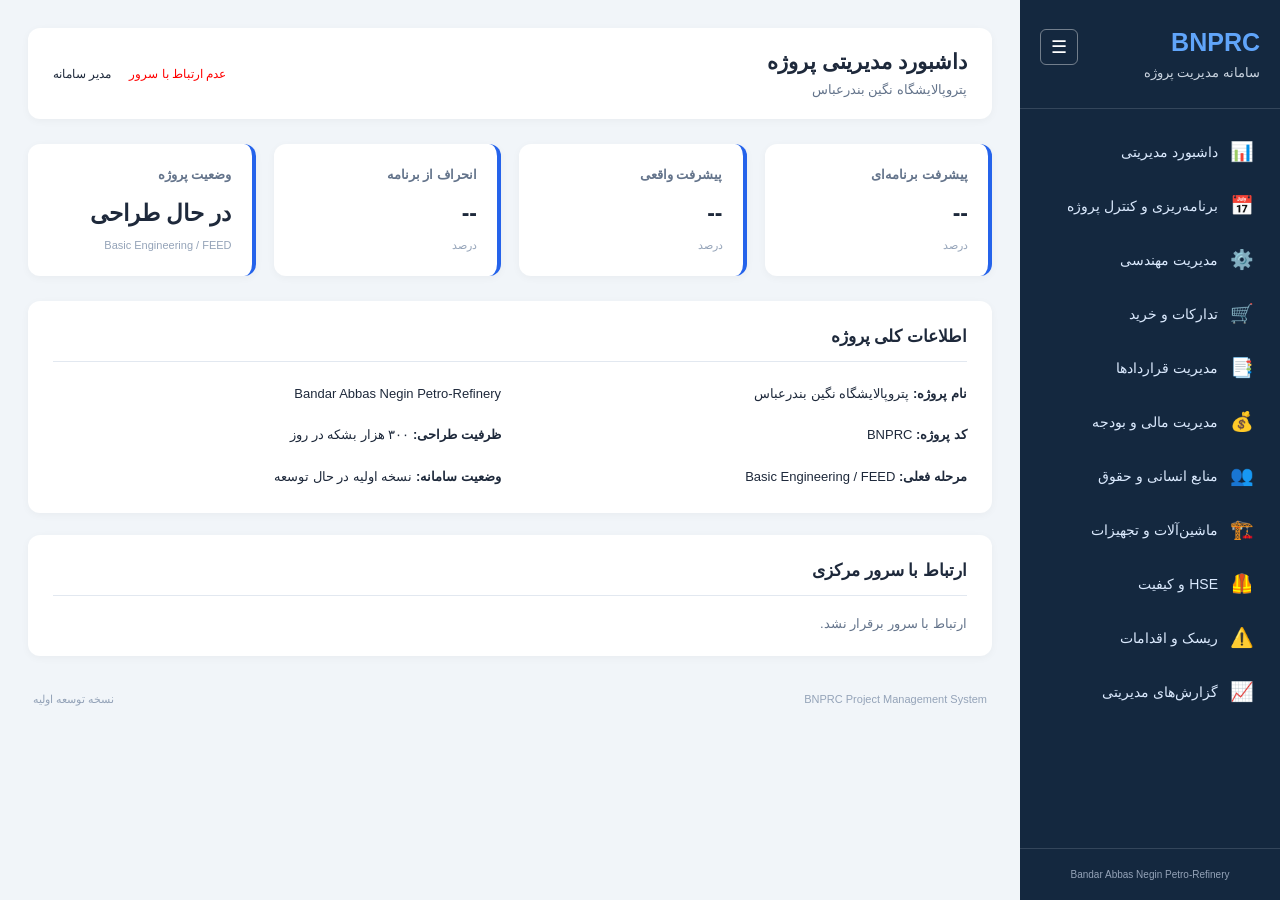
<file: index.html>
<!DOCTYPE html>
<html lang="fa" dir="rtl">
<head>
    <meta charset="UTF-8">
    <meta name="viewport" content="width=device-width, initial-scale=1.0">
    <title>سامانه مدیریت پروژه پتروپالایشگاه نگین بندرعباس</title>

    <link rel="stylesheet" href="css/style.css">
</head>

<body>

    <div class="app-container">

        <!-- منوی کناری -->
        <div id="sidebar-container"></div>

        <!-- محتوای اصلی -->
        <main class="main-content">

            <header class="top-header">
                <div>
                    <h1>داشبورد مدیریتی پروژه</h1>
                    <p>پتروپالایشگاه نگین بندرعباس</p>
                </div>

                <div class="user-info">
                    <span id="server-status">در حال بررسی سرور...</span>
                    <span>مدیر سامانه</span>
                </div>
            </header>

            <!-- کارت‌های شاخص -->
            <section class="summary-cards">

                <div class="summary-card">
                    <h3>پیشرفت برنامه‌ای</h3>
                    <strong>--</strong>
                    <span>درصد</span>
                </div>

                <div class="summary-card">
                    <h3>پیشرفت واقعی</h3>
                    <strong>--</strong>
                    <span>درصد</span>
                </div>

                <div class="summary-card">
                    <h3>انحراف از برنامه</h3>
                    <strong>--</strong>
                    <span>درصد</span>
                </div>

                <div class="summary-card">
                    <h3>وضعیت پروژه</h3>
                    <strong>در حال طراحی</strong>
                    <span>Basic Engineering / FEED</span>
                </div>

            </section>

            <!-- بخش اطلاعات پروژه -->
            <section class="content-panel">

                <h2>اطلاعات کلی پروژه</h2>

                <div class="project-details">
                    <p><strong>نام پروژه:</strong> پتروپالایشگاه نگین بندرعباس</p>
<p>Bandar Abbas Negin Petro-Refinery</p>
                    <p><strong>کد پروژه:</strong> BNPRC</p>
                    <p><strong>ظرفیت طراحی:</strong> ۳۰۰ هزار بشکه در روز</p>
                    <p><strong>مرحله فعلی:</strong> Basic Engineering / FEED</p>
                    <p><strong>وضعیت سامانه:</strong> نسخه اولیه در حال توسعه</p>
                </div>

            </section>

            <!-- بخش ارتباط با سرور -->
            <section class="content-panel">

                <h2>ارتباط با سرور مرکزی</h2>

                <p id="api-message">
                    در انتظار دریافت اطلاعات از سرور...
                </p>

            </section>

            <footer class="page-footer">
                BNPRC Project Management System
                <span>نسخه توسعه اولیه</span>
            </footer>

        </main>

    </div>

    <script src="js/load-sidebar.js"></script>
<script src="js/app.js"></script>

</body>
</html>
</file>
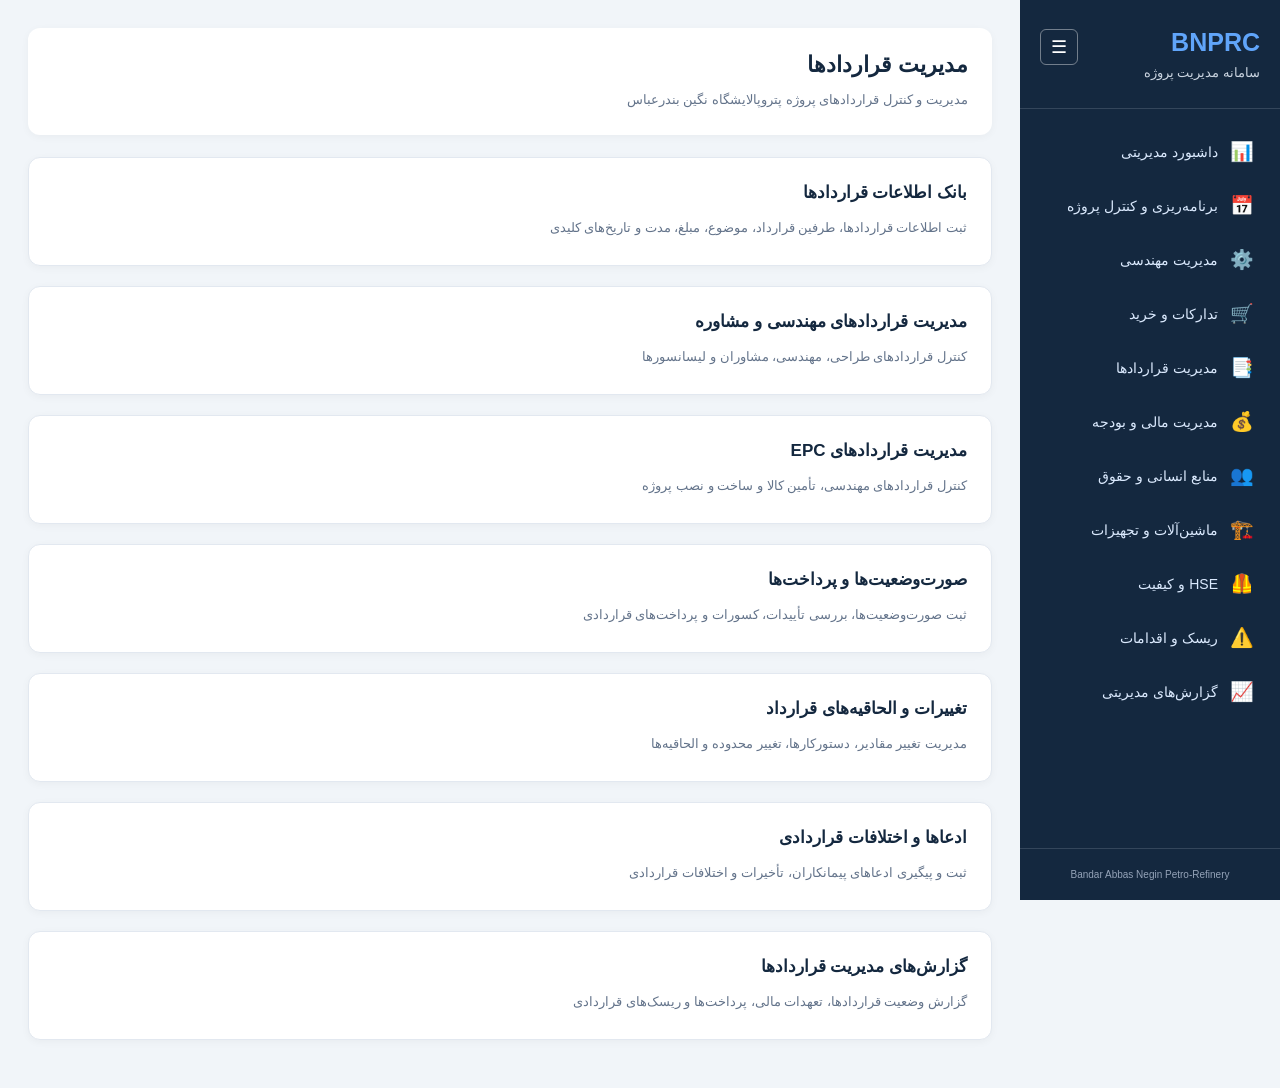
<file: pages/contracts.html>
<!DOCTYPE html>
<html lang="fa" dir="rtl">
<head>
    <meta charset="UTF-8">
    <meta name="viewport" content="width=device-width, initial-scale=1.0">
    <title>مدیریت قراردادها | BNPRC</title>
    <link rel="stylesheet" href="../css/style.css">
</head>
<body>

    <div class="app-container">

        <!-- منوی کناری مشترک -->
        <div id="sidebar-container"></div>

        <!-- محتوای اصلی -->
        <main class="main-content">

            <div class="page-content">

                <header class="page-header">
                    <h1>مدیریت قراردادها</h1>
                    <p>مدیریت و کنترل قراردادهای پروژه پتروپالایشگاه نگین بندرعباس</p>
                </header>

                <section class="panel">
                    <h2>بانک اطلاعات قراردادها</h2>
                    <p>ثبت اطلاعات قراردادها، طرفین قرارداد، موضوع، مبلغ، مدت و تاریخ‌های کلیدی</p>
                </section>

                <section class="panel">
                    <h2>مدیریت قراردادهای مهندسی و مشاوره</h2>
                    <p>کنترل قراردادهای طراحی، مهندسی، مشاوران و لیسانسورها</p>
                </section>

                <section class="panel">
                    <h2>مدیریت قراردادهای EPC</h2>
                    <p>کنترل قراردادهای مهندسی، تأمین کالا و ساخت و نصب پروژه</p>
                </section>

                <section class="panel">
                    <h2>صورت‌وضعیت‌ها و پرداخت‌ها</h2>
                    <p>ثبت صورت‌وضعیت‌ها، بررسی تأییدات، کسورات و پرداخت‌های قراردادی</p>
                </section>

                <section class="panel">
                    <h2>تغییرات و الحاقیه‌های قرارداد</h2>
                    <p>مدیریت تغییر مقادیر، دستورکارها، تغییر محدوده و الحاقیه‌ها</p>
                </section>

                <section class="panel">
                    <h2>ادعاها و اختلافات قراردادی</h2>
                    <p>ثبت و پیگیری ادعاهای پیمانکاران، تأخیرات و اختلافات قراردادی</p>
                </section>

                <section class="panel">
                    <h2>گزارش‌های مدیریت قراردادها</h2>
                    <p>گزارش وضعیت قراردادها، تعهدات مالی، پرداخت‌ها و ریسک‌های قراردادی</p>
                </section>

            </div>

        </main>

    </div>

    <!-- بارگذاری منوی مشترک -->
    <script src="../js/load-sidebar.js"></script>

</body>
</html>
</file>
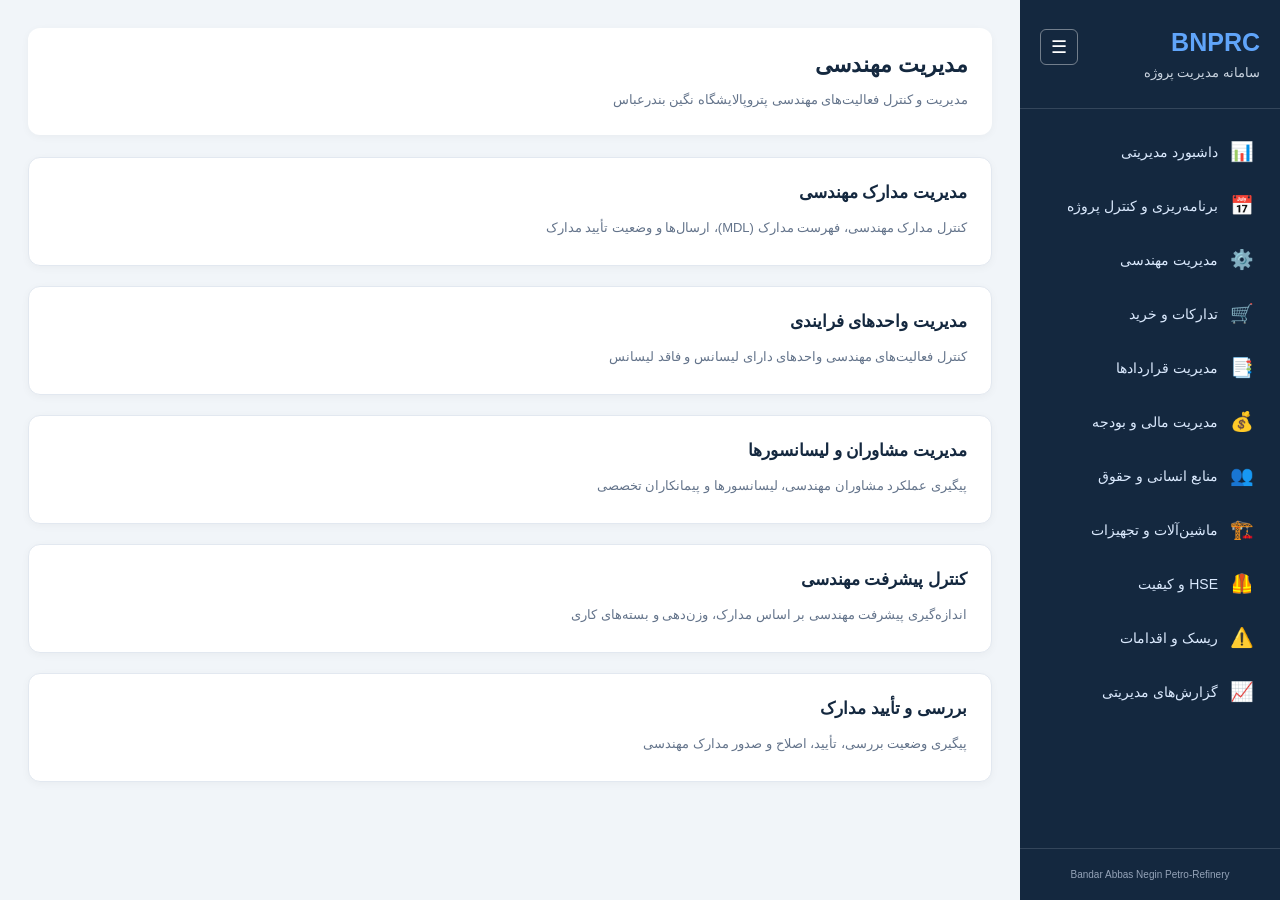
<file: pages/engineering.html>
<!DOCTYPE html>
<html lang="fa" dir="rtl">
<head>
    <meta charset="UTF-8">
    <meta name="viewport" content="width=device-width, initial-scale=1.0">
    <title>مدیریت مهندسی | BNPRC</title>
    <link rel="stylesheet" href="../css/style.css">
</head>
<body>

    <div class="app-container">

        <!-- منوی کناری مشترک -->
        <div id="sidebar-container"></div>

        <!-- محتوای اصلی -->
        <main class="main-content">

            <div class="page-content">

                <header class="page-header">
                    <h1>مدیریت مهندسی</h1>
                    <p>مدیریت و کنترل فعالیت‌های مهندسی پتروپالایشگاه نگین بندرعباس</p>
                </header>

                <section class="panel">
                    <h2>مدیریت مدارک مهندسی</h2>
                    <p>کنترل مدارک مهندسی، فهرست مدارک (MDL)، ارسال‌ها و وضعیت تأیید مدارک</p>
                </section>

                <section class="panel">
                    <h2>مدیریت واحدهای فرایندی</h2>
                    <p>کنترل فعالیت‌های مهندسی واحدهای دارای لیسانس و فاقد لیسانس</p>
                </section>

                <section class="panel">
                    <h2>مدیریت مشاوران و لیسانسورها</h2>
                    <p>پیگیری عملکرد مشاوران مهندسی، لیسانسورها و پیمانکاران تخصصی</p>
                </section>

                <section class="panel">
                    <h2>کنترل پیشرفت مهندسی</h2>
                    <p>اندازه‌گیری پیشرفت مهندسی بر اساس مدارک، وزن‌دهی و بسته‌های کاری</p>
                </section>

                <section class="panel">
                    <h2>بررسی و تأیید مدارک</h2>
                    <p>پیگیری وضعیت بررسی، تأیید، اصلاح و صدور مدارک مهندسی</p>
                </section>

            </div>

        </main>

    </div>

    <!-- بارگذاری منوی مشترک -->
    <script src="../js/load-sidebar.js"></script>

</body>
</html>
</file>
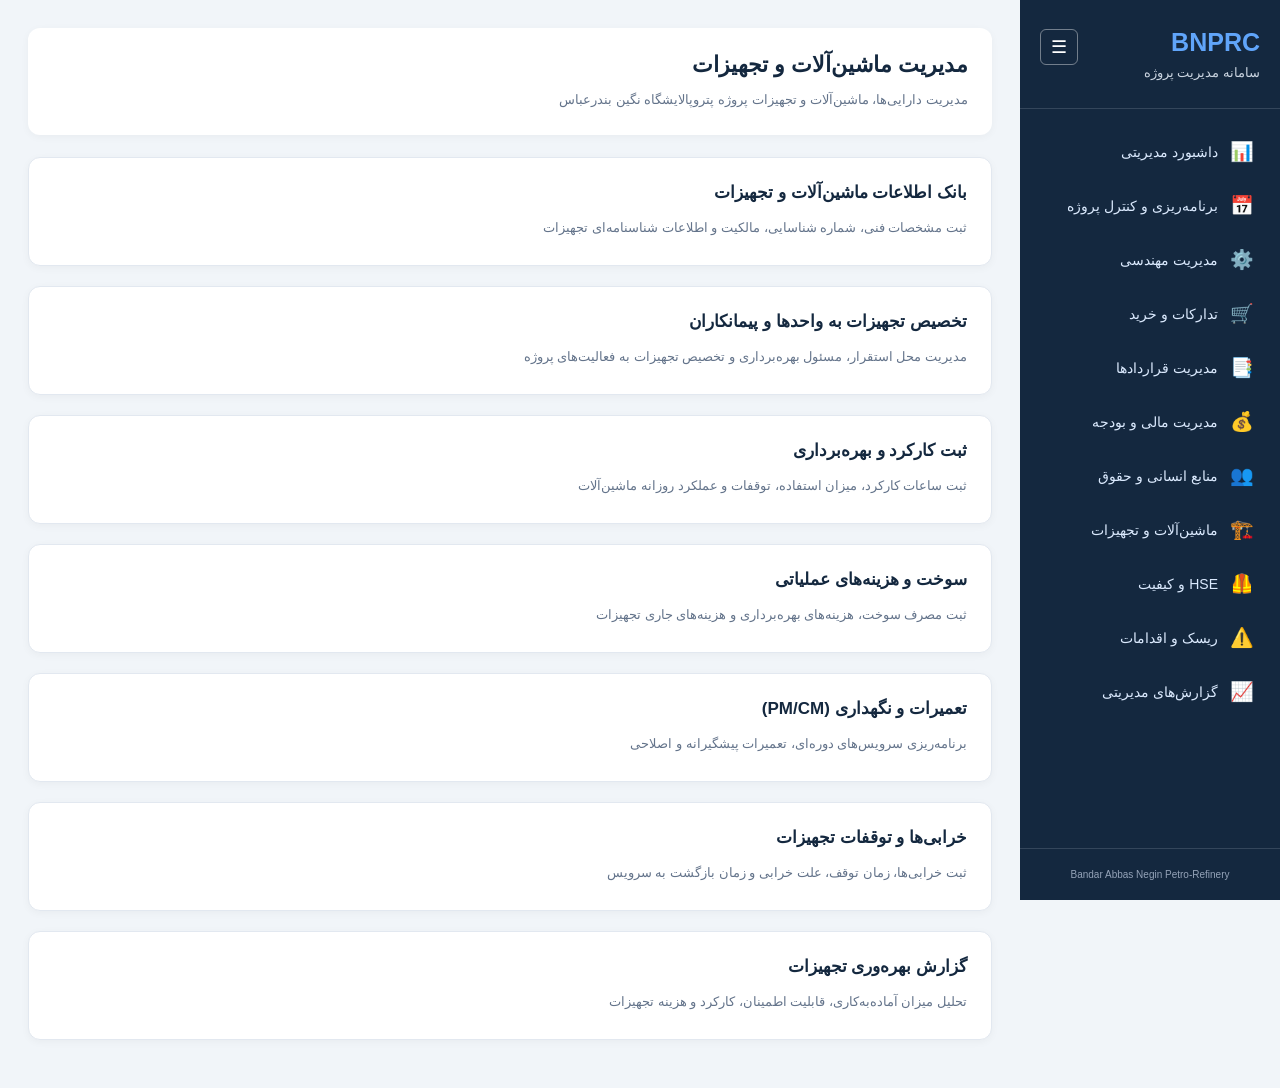
<file: pages/equipment.html>
<!DOCTYPE html>
<html lang="fa" dir="rtl">
<head>
    <meta charset="UTF-8">
    <meta name="viewport" content="width=device-width, initial-scale=1.0">
    <title>ماشین‌آلات و تجهیزات | BNPRC</title>
    <link rel="stylesheet" href="../css/style.css">
</head>
<body>

    <div class="app-container">

        <div id="sidebar-container"></div>

        <main class="main-content">
            <div class="page-content">

                <header class="page-header">
                    <h1>مدیریت ماشین‌آلات و تجهیزات</h1>
                    <p>مدیریت دارایی‌ها، ماشین‌آلات و تجهیزات پروژه پتروپالایشگاه نگین بندرعباس</p>
                </header>

                <section class="panel">
                    <h2>بانک اطلاعات ماشین‌آلات و تجهیزات</h2>
                    <p>ثبت مشخصات فنی، شماره شناسایی، مالکیت و اطلاعات شناسنامه‌ای تجهیزات</p>
                </section>

                <section class="panel">
                    <h2>تخصیص تجهیزات به واحدها و پیمانکاران</h2>
                    <p>مدیریت محل استقرار، مسئول بهره‌برداری و تخصیص تجهیزات به فعالیت‌های پروژه</p>
                </section>

                <section class="panel">
                    <h2>ثبت کارکرد و بهره‌برداری</h2>
                    <p>ثبت ساعات کارکرد، میزان استفاده، توقفات و عملکرد روزانه ماشین‌آلات</p>
                </section>

                <section class="panel">
                    <h2>سوخت و هزینه‌های عملیاتی</h2>
                    <p>ثبت مصرف سوخت، هزینه‌های بهره‌برداری و هزینه‌های جاری تجهیزات</p>
                </section>

                <section class="panel">
                    <h2>تعمیرات و نگهداری (PM/CM)</h2>
                    <p>برنامه‌ریزی سرویس‌های دوره‌ای، تعمیرات پیشگیرانه و اصلاحی</p>
                </section>

                <section class="panel">
                    <h2>خرابی‌ها و توقفات تجهیزات</h2>
                    <p>ثبت خرابی‌ها، زمان توقف، علت خرابی و زمان بازگشت به سرویس</p>
                </section>

                <section class="panel">
                    <h2>گزارش بهره‌وری تجهیزات</h2>
                    <p>تحلیل میزان آماده‌به‌کاری، قابلیت اطمینان، کارکرد و هزینه تجهیزات</p>
                </section>

            </div>
        </main>

    </div>

    <script src="../js/load-sidebar.js"></script>

</body>
</html>
</file>
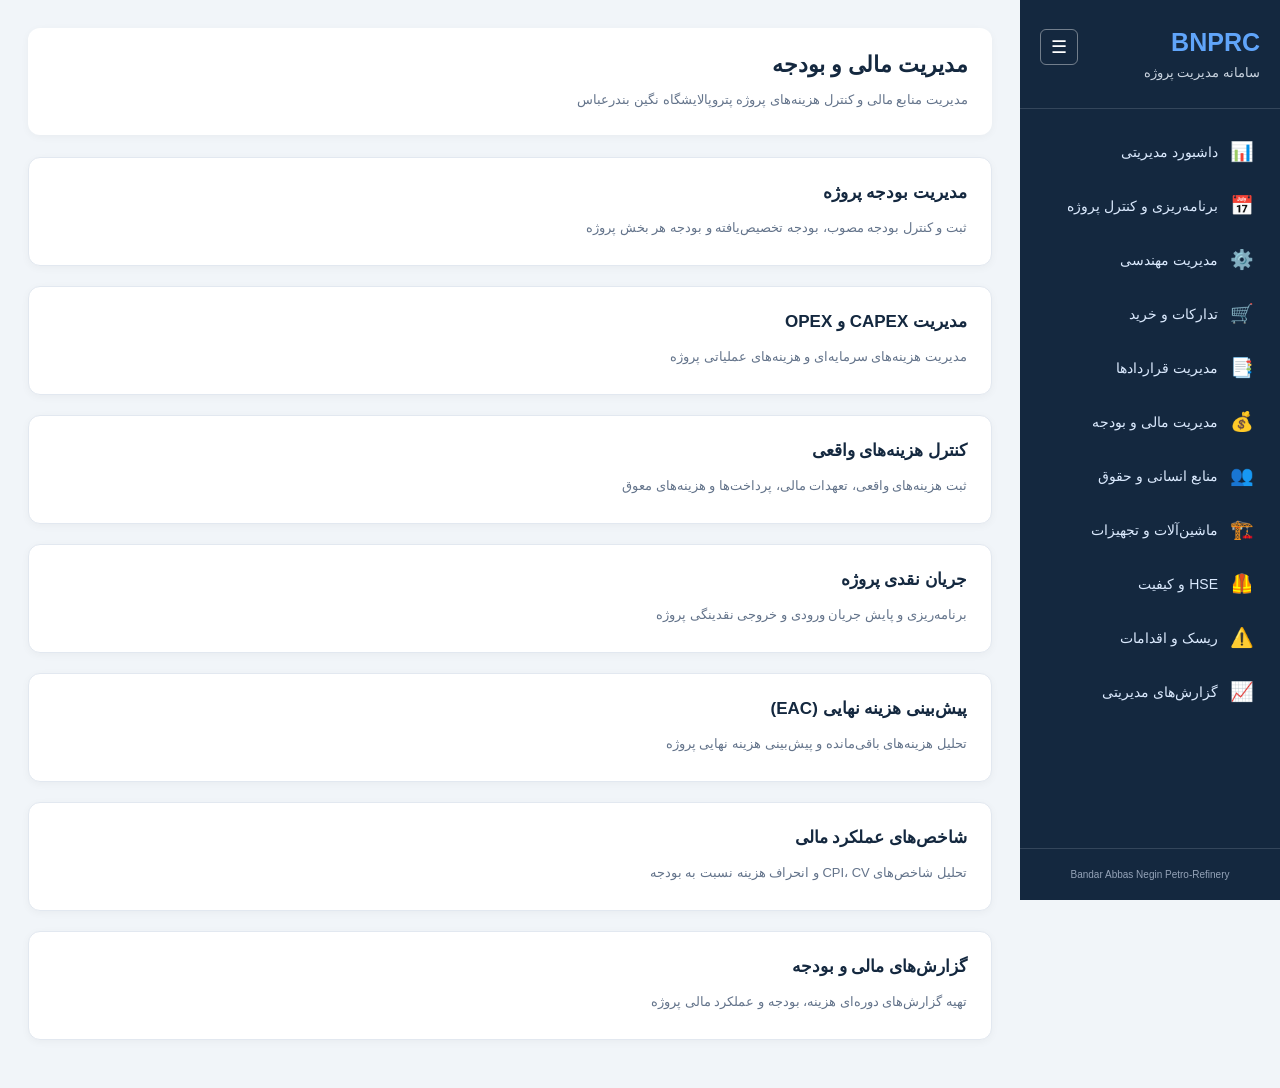
<file: pages/finance.html>
<!DOCTYPE html>
<html lang="fa" dir="rtl">
<head>
    <meta charset="UTF-8">
    <meta name="viewport" content="width=device-width, initial-scale=1.0">
    <title>مدیریت مالی و بودجه | BNPRC</title>
    <link rel="stylesheet" href="../css/style.css">
</head>
<body>

    <div class="app-container">

        <!-- منوی کناری مشترک -->
        <div id="sidebar-container"></div>

        <!-- محتوای اصلی -->
        <main class="main-content">

            <div class="page-content">

                <header class="page-header">
                    <h1>مدیریت مالی و بودجه</h1>
                    <p>مدیریت منابع مالی و کنترل هزینه‌های پروژه پتروپالایشگاه نگین بندرعباس</p>
                </header>

                <section class="panel">
                    <h2>مدیریت بودجه پروژه</h2>
                    <p>ثبت و کنترل بودجه مصوب، بودجه تخصیص‌یافته و بودجه هر بخش پروژه</p>
                </section>

                <section class="panel">
                    <h2>مدیریت CAPEX و OPEX</h2>
                    <p>مدیریت هزینه‌های سرمایه‌ای و هزینه‌های عملیاتی پروژه</p>
                </section>

                <section class="panel">
                    <h2>کنترل هزینه‌های واقعی</h2>
                    <p>ثبت هزینه‌های واقعی، تعهدات مالی، پرداخت‌ها و هزینه‌های معوق</p>
                </section>

                <section class="panel">
                    <h2>جریان نقدی پروژه</h2>
                    <p>برنامه‌ریزی و پایش جریان ورودی و خروجی نقدینگی پروژه</p>
                </section>

                <section class="panel">
                    <h2>پیش‌بینی هزینه نهایی (EAC)</h2>
                    <p>تحلیل هزینه‌های باقی‌مانده و پیش‌بینی هزینه نهایی پروژه</p>
                </section>

                <section class="panel">
                    <h2>شاخص‌های عملکرد مالی</h2>
                    <p>تحلیل شاخص‌های CPI، CV و انحراف هزینه نسبت به بودجه</p>
                </section>

                <section class="panel">
                    <h2>گزارش‌های مالی و بودجه</h2>
                    <p>تهیه گزارش‌های دوره‌ای هزینه، بودجه و عملکرد مالی پروژه</p>
                </section>

            </div>

        </main>

    </div>

    <!-- بارگذاری منوی مشترک -->
    <script src="../js/load-sidebar.js"></script>

</body>
</html>
</file>
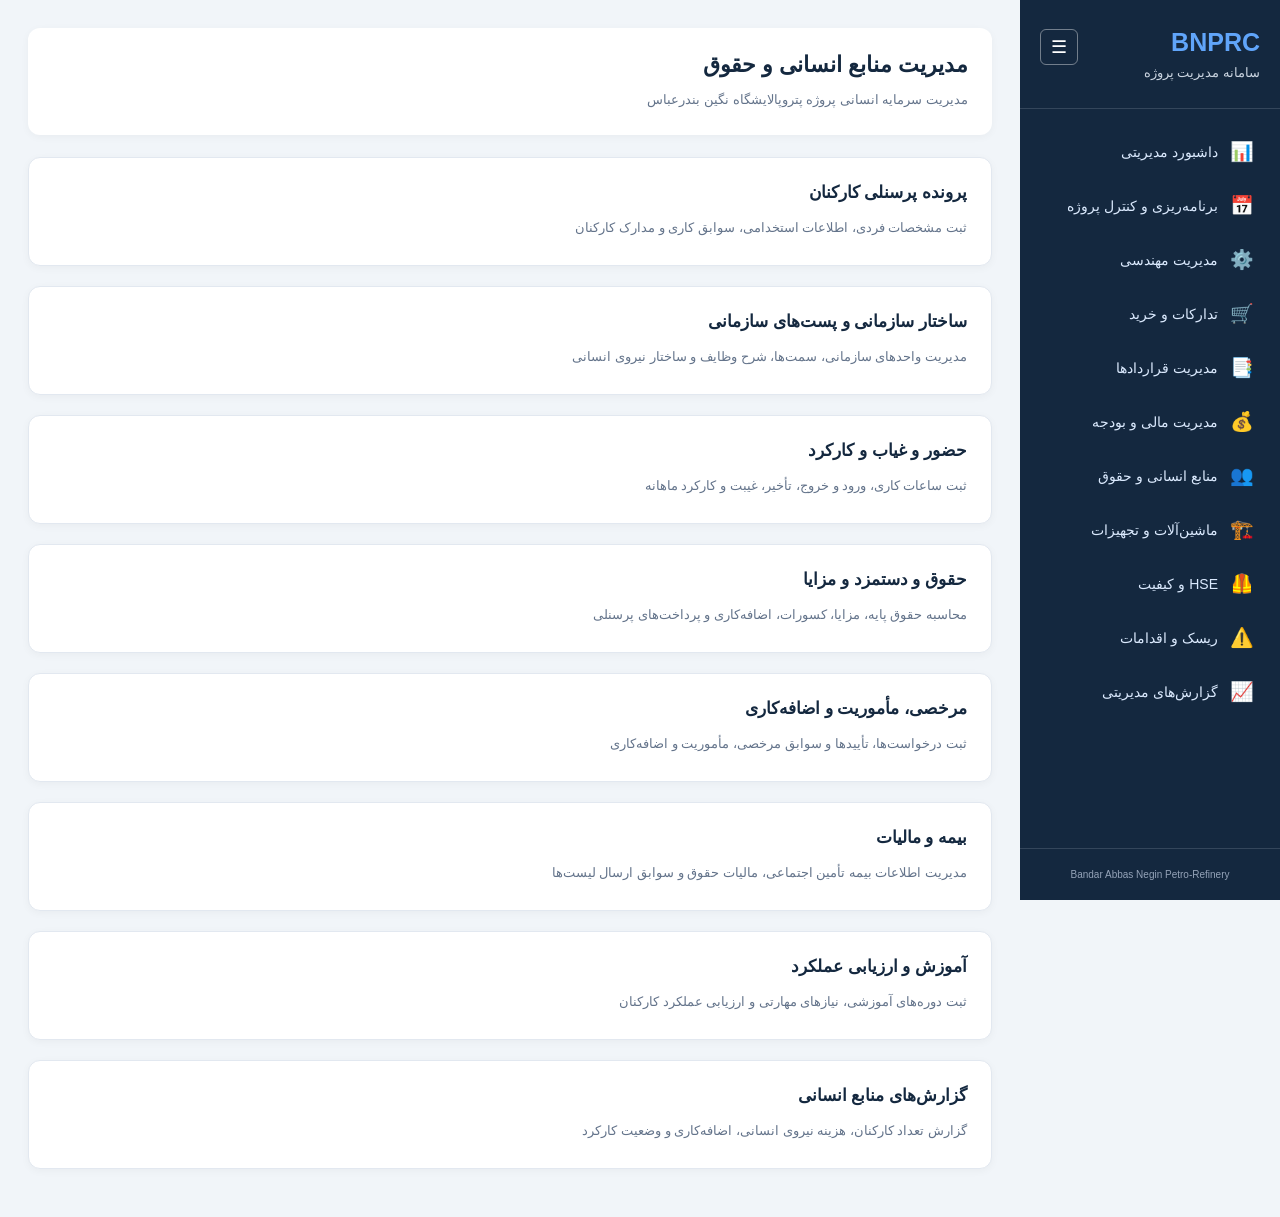
<file: pages/hr.html>
<!DOCTYPE html>
<html lang="fa" dir="rtl">
<head>
    <meta charset="UTF-8">
    <meta name="viewport" content="width=device-width, initial-scale=1.0">
    <title>منابع انسانی و حقوق | BNPRC</title>
    <link rel="stylesheet" href="../css/style.css">
</head>
<body>

    <div class="app-container">

        <div id="sidebar-container"></div>

        <main class="main-content">
            <div class="page-content">

                <header class="page-header">
                    <h1>مدیریت منابع انسانی و حقوق</h1>
                    <p>مدیریت سرمایه انسانی پروژه پتروپالایشگاه نگین بندرعباس</p>
                </header>

                <section class="panel">
                    <h2>پرونده پرسنلی کارکنان</h2>
                    <p>ثبت مشخصات فردی، اطلاعات استخدامی، سوابق کاری و مدارک کارکنان</p>
                </section>

                <section class="panel">
                    <h2>ساختار سازمانی و پست‌های سازمانی</h2>
                    <p>مدیریت واحدهای سازمانی، سمت‌ها، شرح وظایف و ساختار نیروی انسانی</p>
                </section>

                <section class="panel">
                    <h2>حضور و غیاب و کارکرد</h2>
                    <p>ثبت ساعات کاری، ورود و خروج، تأخیر، غیبت و کارکرد ماهانه</p>
                </section>

                <section class="panel">
                    <h2>حقوق و دستمزد و مزایا</h2>
                    <p>محاسبه حقوق پایه، مزایا، کسورات، اضافه‌کاری و پرداخت‌های پرسنلی</p>
                </section>

                <section class="panel">
                    <h2>مرخصی، مأموریت و اضافه‌کاری</h2>
                    <p>ثبت درخواست‌ها، تأییدها و سوابق مرخصی، مأموریت و اضافه‌کاری</p>
                </section>

                <section class="panel">
                    <h2>بیمه و مالیات</h2>
                    <p>مدیریت اطلاعات بیمه تأمین اجتماعی، مالیات حقوق و سوابق ارسال لیست‌ها</p>
                </section>

                <section class="panel">
                    <h2>آموزش و ارزیابی عملکرد</h2>
                    <p>ثبت دوره‌های آموزشی، نیازهای مهارتی و ارزیابی عملکرد کارکنان</p>
                </section>

                <section class="panel">
                    <h2>گزارش‌های منابع انسانی</h2>
                    <p>گزارش تعداد کارکنان، هزینه نیروی انسانی، اضافه‌کاری و وضعیت کارکرد</p>
                </section>

            </div>
        </main>

    </div>

    <script src="../js/load-sidebar.js"></script>

</body>
</html>
</file>
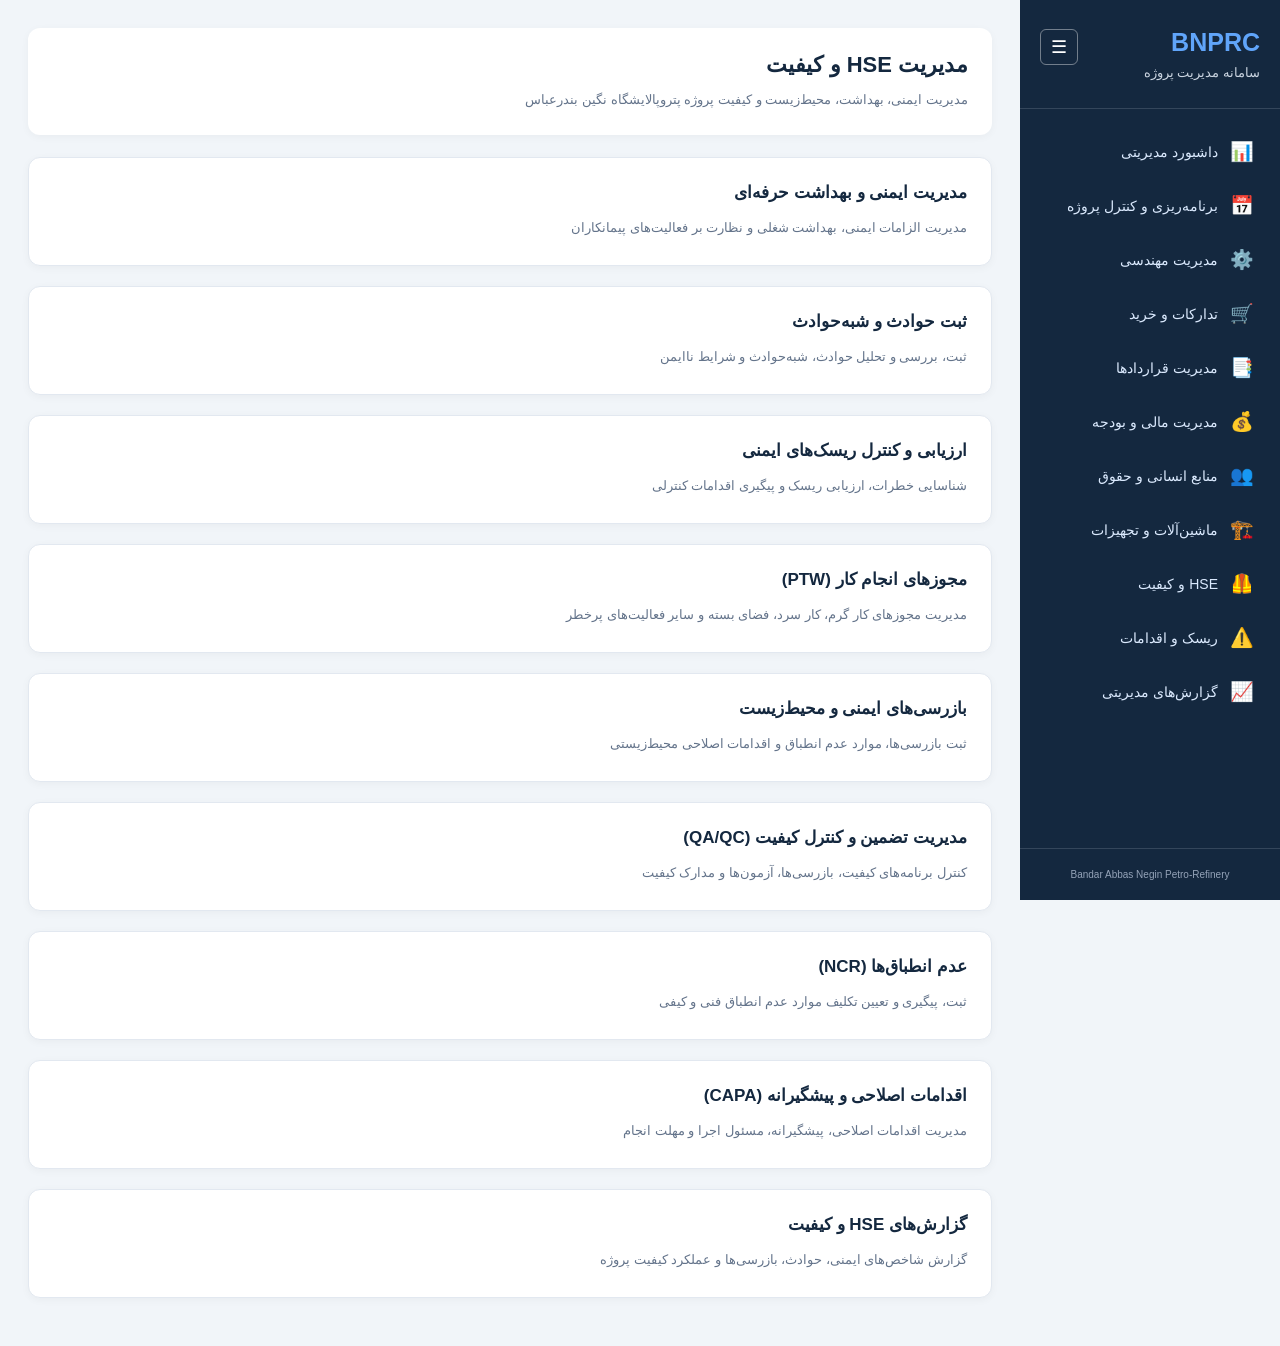
<file: pages/hse.html>
<!DOCTYPE html>
<html lang="fa" dir="rtl">
<head>
    <meta charset="UTF-8">
    <meta name="viewport" content="width=device-width, initial-scale=1.0">
    <title>HSE و کیفیت | BNPRC</title>
    <link rel="stylesheet" href="../css/style.css">
</head>
<body>

    <div class="app-container">

        <div id="sidebar-container"></div>

        <main class="main-content">
            <div class="page-content">

                <header class="page-header">
                    <h1>مدیریت HSE و کیفیت</h1>
                    <p>مدیریت ایمنی، بهداشت، محیط‌زیست و کیفیت پروژه پتروپالایشگاه نگین بندرعباس</p>
                </header>

                <section class="panel">
                    <h2>مدیریت ایمنی و بهداشت حرفه‌ای</h2>
                    <p>مدیریت الزامات ایمنی، بهداشت شغلی و نظارت بر فعالیت‌های پیمانکاران</p>
                </section>

                <section class="panel">
                    <h2>ثبت حوادث و شبه‌حوادث</h2>
                    <p>ثبت، بررسی و تحلیل حوادث، شبه‌حوادث و شرایط ناایمن</p>
                </section>

                <section class="panel">
                    <h2>ارزیابی و کنترل ریسک‌های ایمنی</h2>
                    <p>شناسایی خطرات، ارزیابی ریسک و پیگیری اقدامات کنترلی</p>
                </section>

                <section class="panel">
                    <h2>مجوزهای انجام کار (PTW)</h2>
                    <p>مدیریت مجوزهای کار گرم، کار سرد، فضای بسته و سایر فعالیت‌های پرخطر</p>
                </section>

                <section class="panel">
                    <h2>بازرسی‌های ایمنی و محیط‌زیست</h2>
                    <p>ثبت بازرسی‌ها، موارد عدم انطباق و اقدامات اصلاحی محیط‌زیستی</p>
                </section>

                <section class="panel">
                    <h2>مدیریت تضمین و کنترل کیفیت (QA/QC)</h2>
                    <p>کنترل برنامه‌های کیفیت، بازرسی‌ها، آزمون‌ها و مدارک کیفیت</p>
                </section>

                <section class="panel">
                    <h2>عدم انطباق‌ها (NCR)</h2>
                    <p>ثبت، پیگیری و تعیین تکلیف موارد عدم انطباق فنی و کیفی</p>
                </section>

                <section class="panel">
                    <h2>اقدامات اصلاحی و پیشگیرانه (CAPA)</h2>
                    <p>مدیریت اقدامات اصلاحی، پیشگیرانه، مسئول اجرا و مهلت انجام</p>
                </section>

                <section class="panel">
                    <h2>گزارش‌های HSE و کیفیت</h2>
                    <p>گزارش شاخص‌های ایمنی، حوادث، بازرسی‌ها و عملکرد کیفیت پروژه</p>
                </section>

            </div>
        </main>

    </div>

    <script src="../js/load-sidebar.js"></script>

</body>
</html>
</file>
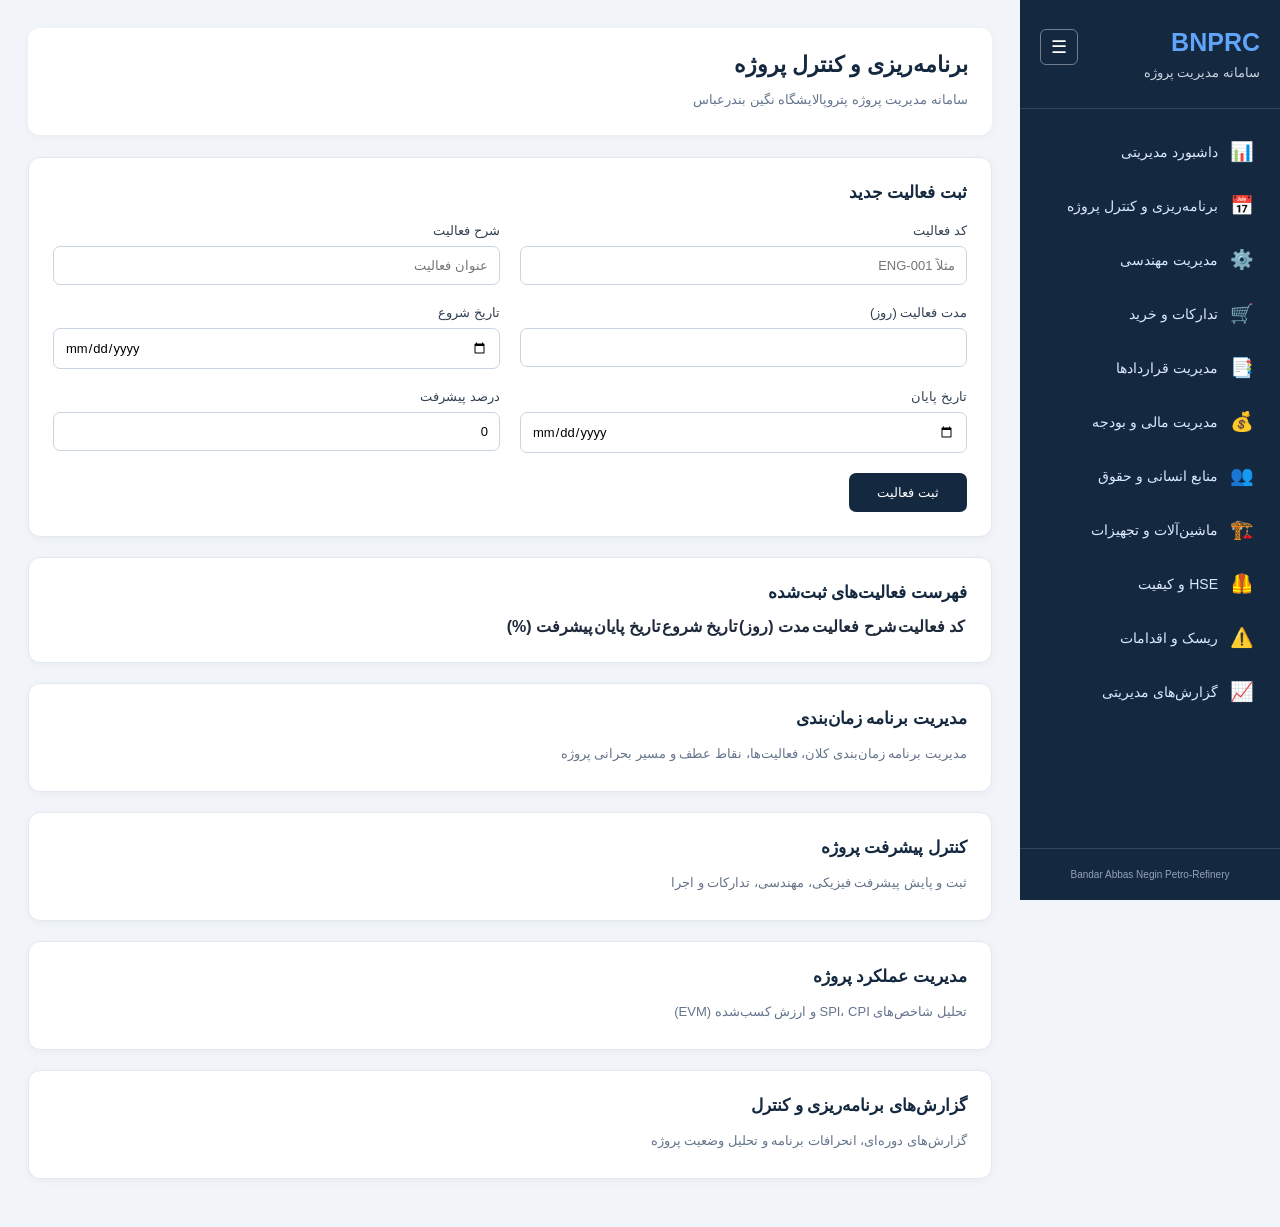
<file: pages/planning.html>
<!DOCTYPE html>
<html lang="fa" dir="rtl">
<head>
    <meta charset="UTF-8">
    <meta name="viewport" content="width=device-width, initial-scale=1.0">
    <title>برنامه‌ریزی و کنترل پروژه | BNPRC</title>
    <link rel="stylesheet" href="../css/style.css">
</head>
<body>

    <div class="app-container">

        <!-- منوی کناری مشترک -->
        <div id="sidebar-container"></div>

        <!-- محتوای اصلی -->
        <main class="main-content">

            <div class="page-content">

                <header class="page-header">
                    <h1>برنامه‌ریزی و کنترل پروژه</h1>
                    <p>سامانه مدیریت پروژه پتروپالایشگاه نگین بندرعباس</p>
                </header>

                <section class="panel">
    <h2>ثبت فعالیت جدید</h2>

    <form id="activity-form">

        <div class="form-grid">

            <div>
                <label for="activity-code">کد فعالیت</label>
                <input type="text" id="activity-code" placeholder="مثلاً ENG-001">
            </div>

            <div>
                <label for="activity-name">شرح فعالیت</label>
                <input type="text" id="activity-name" placeholder="عنوان فعالیت">
            </div>

            <div>
                <label for="activity-duration">مدت فعالیت (روز)</label>
                <input type="number" id="activity-duration" min="1">
            </div>

            <div>
                <label for="activity-start">تاریخ شروع</label>
                <input type="date" id="activity-start">
            </div>

            <div>
                <label for="activity-finish">تاریخ پایان</label>
                <input type="date" id="activity-finish">
            </div>

            <div>
                <label for="activity-progress">درصد پیشرفت</label>
                <input type="number" id="activity-progress" min="0" max="100" value="0">
            </div>

        </div>

        <button type="button" id="add-activity">ثبت فعالیت</button>

    </form>
                </section>

                <section class="panel">
                    <h2>فهرست فعالیت‌های ثبت‌شده</h2>

                    <div class="table-container">
                        <table id="activities-table">
                            <thead>
                                <tr>
                                    <th>کد فعالیت</th>
                                    <th>شرح فعالیت</th>
                                    <th>مدت (روز)</th>
                                    <th>تاریخ شروع</th>
                                    <th>تاریخ پایان</th>
                                    <th>پیشرفت (%)</th>
                                </tr>
                            </thead>

                            <tbody id="activities-list">
                            </tbody>
                        </table>
                    </div>
                </section>

                <section class="panel">
                    <h2>مدیریت برنامه زمان‌بندی</h2>
                    <p>مدیریت برنامه زمان‌بندی کلان، فعالیت‌ها، نقاط عطف و مسیر بحرانی پروژه</p>
                </section>

                <section class="panel">
                    <h2>کنترل پیشرفت پروژه</h2>
                    <p>ثبت و پایش پیشرفت فیزیکی، مهندسی، تدارکات و اجرا</p>
                </section>

                <section class="panel">
                    <h2>مدیریت عملکرد پروژه</h2>
                    <p>تحلیل شاخص‌های SPI، CPI و ارزش کسب‌شده (EVM)</p>
                </section>

                <section class="panel">
                    <h2>گزارش‌های برنامه‌ریزی و کنترل</h2>
                    <p>گزارش‌های دوره‌ای، انحرافات برنامه و تحلیل وضعیت پروژه</p>
                </section>

            </div>

        </main>

    </div>

    <!-- بارگذاری منوی مشترک -->
    <script src="../js/load-sidebar.js"></script>

    <script>
    const form = document.getElementById("activity-form");
    const activitiesList = document.getElementById("activities-list");
    const addButton = document.getElementById("add-activity");

    addButton.addEventListener("click", function () {

        const code = document.getElementById("activity-code").value.trim();
        const name = document.getElementById("activity-name").value.trim();
        const duration = document.getElementById("activity-duration").value;
        const start = document.getElementById("activity-start").value;
        const finish = document.getElementById("activity-finish").value;
        const progress = document.getElementById("activity-progress").value;

        if (!code || !name || !duration || !start || !finish) {
            alert("لطفاً تمام اطلاعات ضروری را وارد کنید.");
            return;
        }

        const row = document.createElement("tr");

        [code, name, duration, start, finish, progress + "%"].forEach(function (value) {
            const cell = document.createElement("td");
            cell.textContent = value;
            row.appendChild(cell);
        });

        activitiesList.appendChild(row);

        form.reset();
        document.getElementById("activity-progress").value = 0;

        alert("فعالیت با موفقیت به جدول اضافه شد.");
    });
</script>
</body>
</html>
</file>
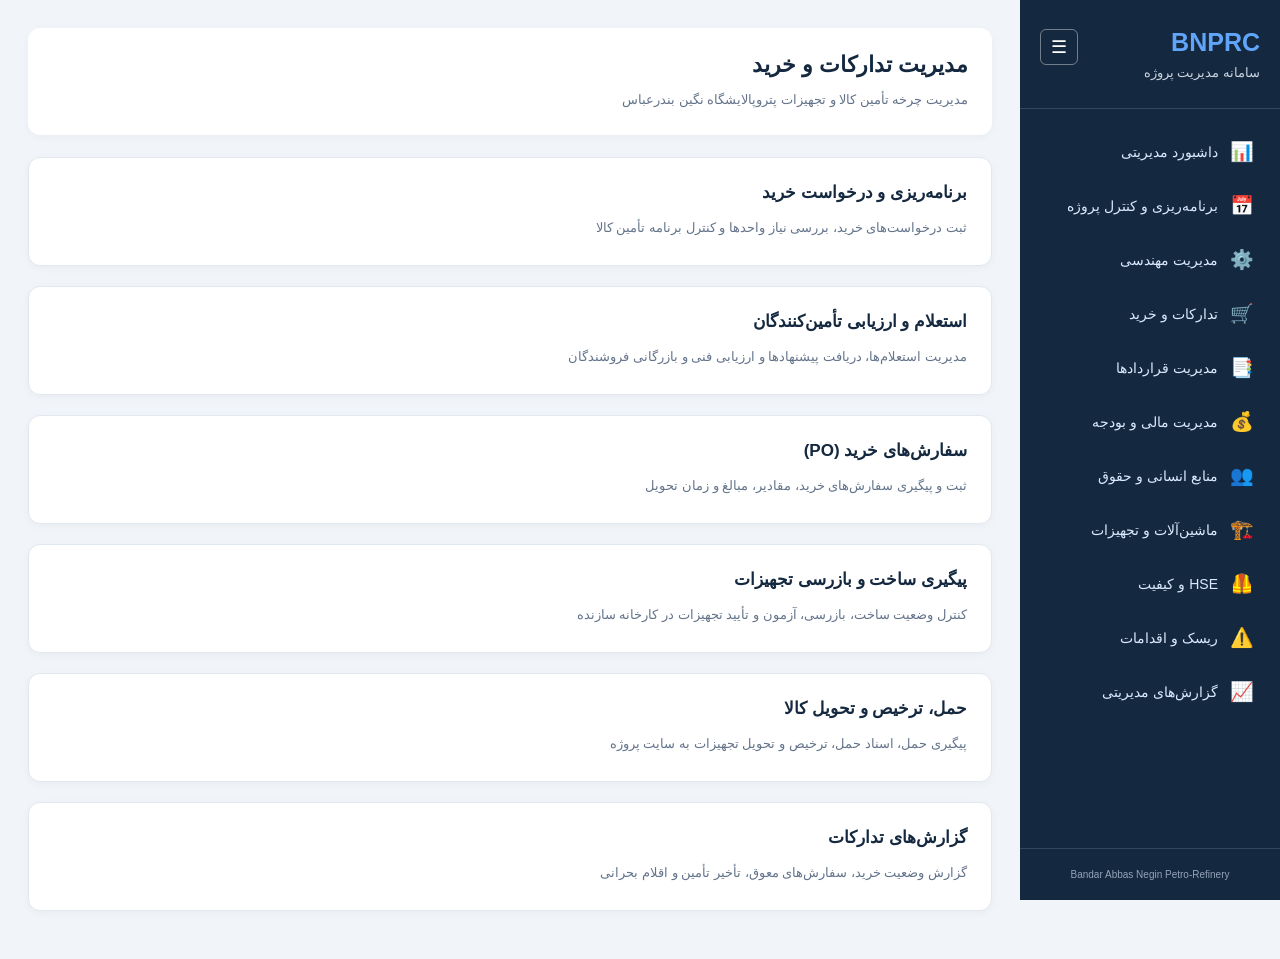
<file: pages/procurement.html>
<!DOCTYPE html>
<html lang="fa" dir="rtl">
<head>
    <meta charset="UTF-8">
    <meta name="viewport" content="width=device-width, initial-scale=1.0">
    <title>تدارکات و خرید | BNPRC</title>
    <link rel="stylesheet" href="../css/style.css">
</head>
<body>

    <div class="app-container">

        <!-- منوی کناری مشترک -->
        <div id="sidebar-container"></div>

        <!-- محتوای اصلی -->
        <main class="main-content">

            <div class="page-content">

                <header class="page-header">
                    <h1>مدیریت تدارکات و خرید</h1>
                    <p>مدیریت چرخه تأمین کالا و تجهیزات پتروپالایشگاه نگین بندرعباس</p>
                </header>

                <section class="panel">
                    <h2>برنامه‌ریزی و درخواست خرید</h2>
                    <p>ثبت درخواست‌های خرید، بررسی نیاز واحدها و کنترل برنامه تأمین کالا</p>
                </section>

                <section class="panel">
                    <h2>استعلام و ارزیابی تأمین‌کنندگان</h2>
                    <p>مدیریت استعلام‌ها، دریافت پیشنهادها و ارزیابی فنی و بازرگانی فروشندگان</p>
                </section>

                <section class="panel">
                    <h2>سفارش‌های خرید (PO)</h2>
                    <p>ثبت و پیگیری سفارش‌های خرید، مقادیر، مبالغ و زمان تحویل</p>
                </section>

                <section class="panel">
                    <h2>پیگیری ساخت و بازرسی تجهیزات</h2>
                    <p>کنترل وضعیت ساخت، بازرسی، آزمون و تأیید تجهیزات در کارخانه سازنده</p>
                </section>

                <section class="panel">
                    <h2>حمل، ترخیص و تحویل کالا</h2>
                    <p>پیگیری حمل، اسناد حمل، ترخیص و تحویل تجهیزات به سایت پروژه</p>
                </section>

                <section class="panel">
                    <h2>گزارش‌های تدارکات</h2>
                    <p>گزارش وضعیت خرید، سفارش‌های معوق، تأخیر تأمین و اقلام بحرانی</p>
                </section>

            </div>

        </main>

    </div>

    <!-- بارگذاری منوی مشترک -->
    <script src="../js/load-sidebar.js"></script>

</body>
</html>
</file>
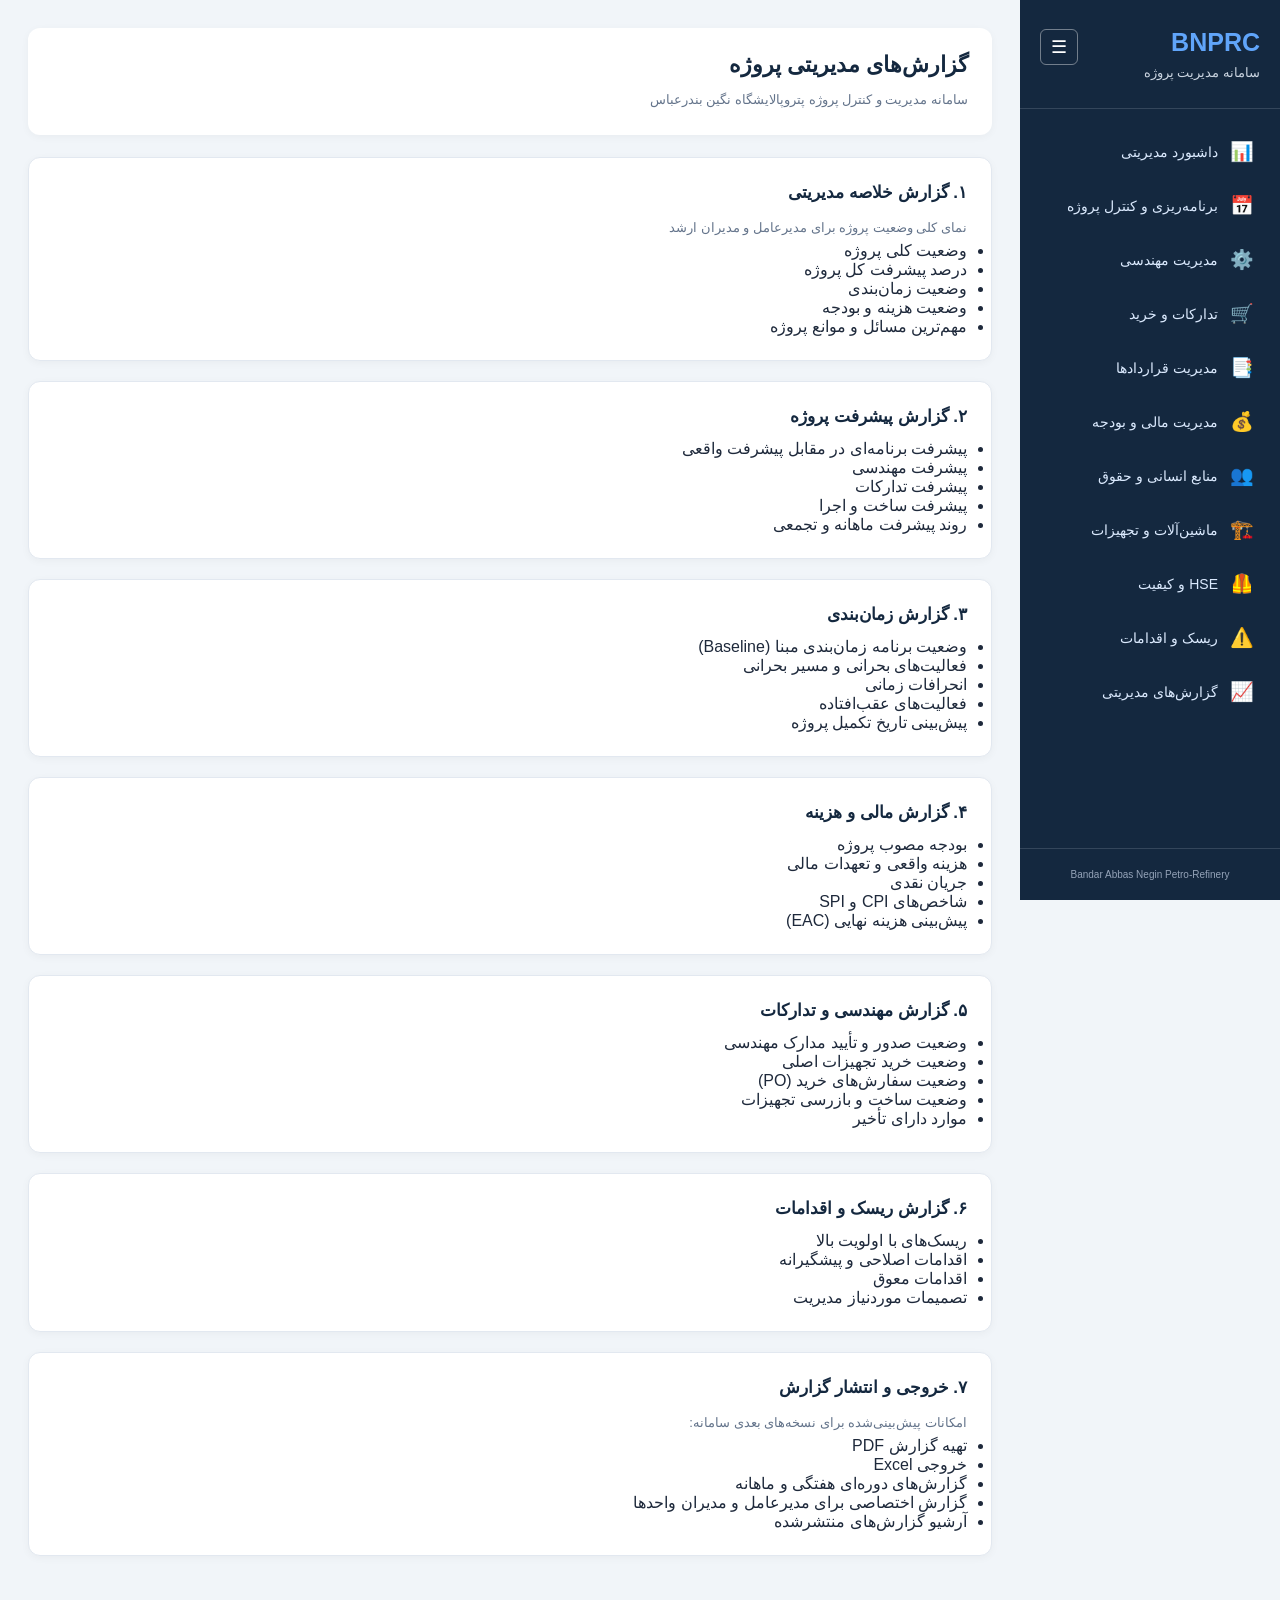
<file: pages/reports.html>
<!DOCTYPE html>
<html lang="fa" dir="rtl">
<head>
    <meta charset="UTF-8">
    <meta name="viewport" content="width=device-width, initial-scale=1.0">
    <title>گزارش‌های مدیریتی | BNPRC</title>
    <link rel="stylesheet" href="../css/style.css">
</head>
<body>

    <div class="app-container">

        <div id="sidebar-container"></div>

        <main class="main-content">
            <div class="page-content">

                <header class="page-header">
                    <h1>گزارش‌های مدیریتی پروژه</h1>
                    <p>سامانه مدیریت و کنترل پروژه پتروپالایشگاه نگین بندرعباس</p>
                </header>

                <section class="panel">
                    <h2>۱. گزارش خلاصه مدیریتی</h2>
                    <p>نمای کلی وضعیت پروژه برای مدیرعامل و مدیران ارشد</p>
                    <ul>
                        <li>وضعیت کلی پروژه</li>
                        <li>درصد پیشرفت کل پروژه</li>
                        <li>وضعیت زمان‌بندی</li>
                        <li>وضعیت هزینه و بودجه</li>
                        <li>مهم‌ترین مسائل و موانع پروژه</li>
                    </ul>
                </section>

                <section class="panel">
                    <h2>۲. گزارش پیشرفت پروژه</h2>
                    <ul>
                        <li>پیشرفت برنامه‌ای در مقابل پیشرفت واقعی</li>
                        <li>پیشرفت مهندسی</li>
                        <li>پیشرفت تدارکات</li>
                        <li>پیشرفت ساخت و اجرا</li>
                        <li>روند پیشرفت ماهانه و تجمعی</li>
                    </ul>
                </section>

                <section class="panel">
                    <h2>۳. گزارش زمان‌بندی</h2>
                    <ul>
                        <li>وضعیت برنامه زمان‌بندی مبنا (Baseline)</li>
                        <li>فعالیت‌های بحرانی و مسیر بحرانی</li>
                        <li>انحرافات زمانی</li>
                        <li>فعالیت‌های عقب‌افتاده</li>
                        <li>پیش‌بینی تاریخ تکمیل پروژه</li>
                    </ul>
                </section>

                <section class="panel">
                    <h2>۴. گزارش مالی و هزینه</h2>
                    <ul>
                        <li>بودجه مصوب پروژه</li>
                        <li>هزینه واقعی و تعهدات مالی</li>
                        <li>جریان نقدی</li>
                        <li>شاخص‌های CPI و SPI</li>
                        <li>پیش‌بینی هزینه نهایی (EAC)</li>
                    </ul>
                </section>

                <section class="panel">
                    <h2>۵. گزارش مهندسی و تدارکات</h2>
                    <ul>
                        <li>وضعیت صدور و تأیید مدارک مهندسی</li>
                        <li>وضعیت خرید تجهیزات اصلی</li>
                        <li>وضعیت سفارش‌های خرید (PO)</li>
                        <li>وضعیت ساخت و بازرسی تجهیزات</li>
                        <li>موارد دارای تأخیر</li>
                    </ul>
                </section>

                <section class="panel">
                    <h2>۶. گزارش ریسک و اقدامات</h2>
                    <ul>
                        <li>ریسک‌های با اولویت بالا</li>
                        <li>اقدامات اصلاحی و پیشگیرانه</li>
                        <li>اقدامات معوق</li>
                        <li>تصمیمات موردنیاز مدیریت</li>
                    </ul>
                </section>

                <section class="panel">
                    <h2>۷. خروجی و انتشار گزارش</h2>
                    <p>امکانات پیش‌بینی‌شده برای نسخه‌های بعدی سامانه:</p>
                    <ul>
                        <li>تهیه گزارش PDF</li>
                        <li>خروجی Excel</li>
                        <li>گزارش‌های دوره‌ای هفتگی و ماهانه</li>
                        <li>گزارش اختصاصی برای مدیرعامل و مدیران واحدها</li>
                        <li>آرشیو گزارش‌های منتشرشده</li>
                    </ul>
                </section>

            </div>
        </main>

    </div>

    <script src="../js/load-sidebar.js"></script>

</body>
</html>
</file>
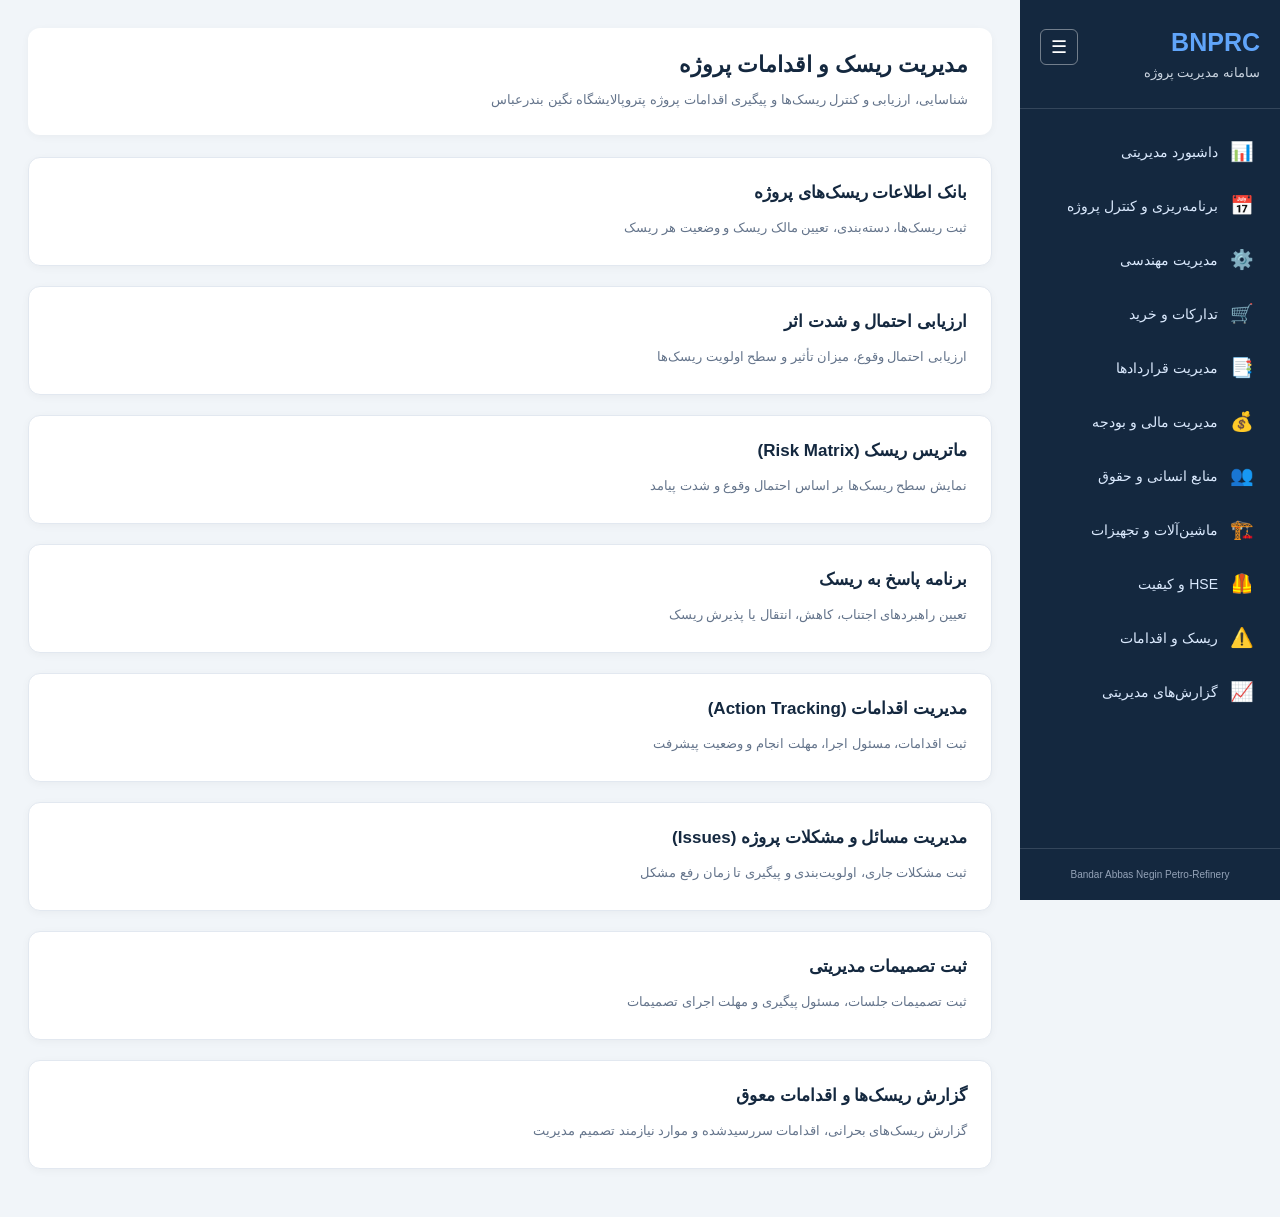
<file: pages/risk.html>
<!DOCTYPE html>
<html lang="fa" dir="rtl">
<head>
    <meta charset="UTF-8">
    <meta name="viewport" content="width=device-width, initial-scale=1.0">
    <title>مدیریت ریسک و اقدامات | BNPRC</title>
    <link rel="stylesheet" href="../css/style.css">
</head>
<body>

    <div class="app-container">

        <div id="sidebar-container"></div>

        <main class="main-content">
            <div class="page-content">

                <header class="page-header">
                    <h1>مدیریت ریسک و اقدامات پروژه</h1>
                    <p>شناسایی، ارزیابی و کنترل ریسک‌ها و پیگیری اقدامات پروژه پتروپالایشگاه نگین بندرعباس</p>
                </header>

                <section class="panel">
                    <h2>بانک اطلاعات ریسک‌های پروژه</h2>
                    <p>ثبت ریسک‌ها، دسته‌بندی، تعیین مالک ریسک و وضعیت هر ریسک</p>
                </section>

                <section class="panel">
                    <h2>ارزیابی احتمال و شدت اثر</h2>
                    <p>ارزیابی احتمال وقوع، میزان تأثیر و سطح اولویت ریسک‌ها</p>
                </section>

                <section class="panel">
                    <h2>ماتریس ریسک (Risk Matrix)</h2>
                    <p>نمایش سطح ریسک‌ها بر اساس احتمال وقوع و شدت پیامد</p>
                </section>

                <section class="panel">
                    <h2>برنامه پاسخ به ریسک</h2>
                    <p>تعیین راهبردهای اجتناب، کاهش، انتقال یا پذیرش ریسک</p>
                </section>

                <section class="panel">
                    <h2>مدیریت اقدامات (Action Tracking)</h2>
                    <p>ثبت اقدامات، مسئول اجرا، مهلت انجام و وضعیت پیشرفت</p>
                </section>

                <section class="panel">
                    <h2>مدیریت مسائل و مشکلات پروژه (Issues)</h2>
                    <p>ثبت مشکلات جاری، اولویت‌بندی و پیگیری تا زمان رفع مشکل</p>
                </section>

                <section class="panel">
                    <h2>ثبت تصمیمات مدیریتی</h2>
                    <p>ثبت تصمیمات جلسات، مسئول پیگیری و مهلت اجرای تصمیمات</p>
                </section>

                <section class="panel">
                    <h2>گزارش ریسک‌ها و اقدامات معوق</h2>
                    <p>گزارش ریسک‌های بحرانی، اقدامات سررسیدشده و موارد نیازمند تصمیم مدیریت</p>
                </section>

            </div>
        </main>

    </div>

    <script src="../js/load-sidebar.js"></script>

</body>
</html>
</file>
<file: css/style.css>
/* تنظیمات عمومی */
* {
    margin: 0;
    padding: 0;
    box-sizing: border-box;
}

body {
    font-family: Tahoma, Arial, sans-serif;
    background: #f1f5f9;
    color: #1e293b;
    direction: rtl;
}

.app-container {
    display: flex;
    min-height: 100vh;
}

/* منوی کناری */
.sidebar {
    width: 260px;
    min-height: 100vh;
    background: #14283f;
    color: white;
    display: flex;
    flex-direction: column;
    flex-shrink: 0;
}

.brand {
    padding: 28px 20px;
    border-bottom: 1px solid #34465b;
}

.brand h2 {
    font-size: 25px;
    color: #60a5fa;
    margin-bottom: 8px;
}

.brand p {
    font-size: 13px;
    color: #cbd5e1;
}

.main-menu {
    display: flex;
    flex-direction: column;
    padding: 18px 12px;
    gap: 5px;
}

.main-menu a {
    color: #dbeafe;
    text-decoration: none;
    padding: 13px 14px;
    border-radius: 7px;
    font-size: 13px;
    transition: 0.2s;
}

.main-menu a:hover,
.main-menu a.active {
    background: #2563eb;
    color: white;
}

.sidebar-footer {
    margin-top: auto;
    padding: 20px 12px;
    text-align: center;
    font-size: 10px;
    color: #94a3b8;
    border-top: 1px solid #34465b;
}

/* محتوای اصلی */
.main-content {
    flex: 1;
    min-width: 0;
    padding: 28px;
}

.top-header {
    background: white;
    padding: 22px 25px;
    border-radius: 12px;
    display: flex;
    justify-content: space-between;
    align-items: center;
    gap: 15px;
    margin-bottom: 25px;
    box-shadow: 0 2px 8px rgba(0, 0, 0, 0.04);
}

.top-header h1 {
    font-size: 21px;
    margin-bottom: 8px;
}

.top-header p {
    color: #64748b;
    font-size: 13px;
}

.user-info {
    display: flex;
    align-items: center;
    gap: 18px;
    font-size: 12px;
}

/* کارت‌های مدیریتی */
.summary-cards {
    display: grid;
    grid-template-columns: repeat(4, minmax(0, 1fr));
    gap: 18px;
    margin-bottom: 25px;
}

.summary-card {
    background: white;
    padding: 23px 20px;
    border-radius: 12px;
    border-right: 4px solid #2563eb;
    box-shadow: 0 2px 8px rgba(0, 0, 0, 0.04);
}

.summary-card h3 {
    color: #64748b;
    font-size: 13px;
    margin-bottom: 18px;
}

.summary-card strong {
    display: block;
    font-size: 23px;
    color: #1e293b;
    margin-bottom: 8px;
}

.summary-card span {
    color: #94a3b8;
    font-size: 11px;
}

/* پنل‌های اطلاعاتی */
.content-panel {
    background: white;
    padding: 25px;
    border-radius: 12px;
    margin-bottom: 22px;
    box-shadow: 0 2px 8px rgba(0, 0, 0, 0.04);
}

.content-panel h2 {
    font-size: 17px;
    margin-bottom: 20px;
    padding-bottom: 14px;
    border-bottom: 1px solid #e2e8f0;
}

.project-details {
    display: grid;
    grid-template-columns: repeat(2, minmax(0, 1fr));
    gap: 18px;
    font-size: 13px;
    line-height: 1.8;
}

#api-message {
    font-size: 13px;
    color: #64748b;
}

.page-footer {
    display: flex;
    justify-content: space-between;
    color: #94a3b8;
    font-size: 11px;
    padding: 15px 5px;
}

/* نمایش در صفحه‌های کوچک */
@media (max-width: 900px) {
    .summary-cards {
        grid-template-columns: repeat(2, minmax(0, 1fr));
    }
}

@media (max-width: 600px) {
    .app-container {
        flex-direction: column;
    }

    .sidebar {
        width: 100%;
        min-height: auto;
    }

    .main-menu {
        display: grid;
        grid-template-columns: repeat(2, minmax(0, 1fr));
    }

    .sidebar-footer {
        display: none;
    }

    .main-content {
        padding: 15px;
    }

    .top-header {
        align-items: flex-start;
        flex-direction: column;
    }

    .summary-cards,
    .project-details {
        grid-template-columns: 1fr;
    }
}
/* هدر بخش برند و دکمه منو */
.brand-header {
    display: flex;
    align-items: center;
    justify-content: space-between;
    gap: 10px;
}

#sidebar-toggle {
    background: transparent;
    color: white;
    border: 1px solid rgba(255, 255, 255, 0.4);
    border-radius: 6px;
    padding: 6px 10px;
    cursor: pointer;
    font-size: 18px;
}

#sidebar-toggle:hover {
    background: rgba(255, 255, 255, 0.15);
}

/* آماده‌سازی منو برای تغییر اندازه */
.sidebar {
    transition: width 0.3s ease;
}
/* حالت جمع‌شده منوی کناری */
.app-container.sidebar-collapsed .sidebar {
    width: 78px;
    min-width: 78px;
    flex: 0 0 78px;
    overflow: hidden;
}

/* مخفی کردن توضیح زیر عنوان برند */
.app-container.sidebar-collapsed .brand p {
    display: none;
}

/* کوچک کردن عنوان برند */
.app-container.sidebar-collapsed .brand h2 {
    font-size: 14px;
}

/* نمایش فشرده گزینه‌های منو */
.app-container.sidebar-collapsed .sidebar a {
    white-space: nowrap;
    overflow: hidden;
    font-size: 0;
}

/* نمایش حرف اول هر گزینه به‌صورت موقت */
.app-container.sidebar-collapsed .sidebar a::first-letter {
    font-size: 16px;
}
/* جلوگیری از حذف دکمه منو در حالت جمع‌شده */
.app-container.sidebar-collapsed .brand-header {
    justify-content: center;
    gap: 0;
}

.app-container.sidebar-collapsed #sidebar-toggle {
    display: block;
    flex-shrink: 0;
    font-size: 18px;
    padding: 6px 10px;
    min-width: 38px;
}

.app-container.sidebar-collapsed .brand h2 {
    display: none;
}
/* چیدمان آیکون و متن منو */
.sidebar a {
    display: flex;
    align-items: center;
    gap: 12px;
}

/* اندازه و جایگاه آیکون */
.menu-icon {
    display: inline-flex;
    align-items: center;
    justify-content: center;
    min-width: 24px;
    font-size: 19px;
}

/* متن گزینه‌های منو */
.menu-text {
    font-size: 14px;
    white-space: nowrap;
}

/* حالت جمع‌شده منو */
.app-container.sidebar-collapsed .sidebar a {
    font-size: 14px;
    justify-content: center;
    gap: 0;
}

/* مخفی کردن متن در حالت جمع‌شده */
.app-container.sidebar-collapsed .menu-text {
    display: none;
}

/* نمایش آیکون در حالت جمع‌شده */
.app-container.sidebar-collapsed .menu-icon {
    font-size: 21px;
}

/* =====================================
   BNPRC - Planning & Project Controls
===================================== */

.page-content {
    width: 100%;
    max-width: 1500px;
    margin: 0 auto;
}

.page-header {
    background: white;
    padding: 24px;
    border-radius: 12px;
    margin-bottom: 22px;
    box-shadow: 0 2px 8px rgba(0, 0, 0, 0.04);
}

.page-header h1 {
    font-size: 22px;
    margin-bottom: 10px;
    color: #14283f;
}

.page-header p {
    font-size: 13px;
    color: #64748b;
    line-height: 1.8;
}

.panel {
    background: white;
    padding: 24px;
    border-radius: 12px;
    margin-bottom: 20px;
    box-shadow: 0 2px 8px rgba(0, 0, 0, 0.04);
    border: 1px solid #e2e8f0;
}

.panel h2 {
    font-size: 17px;
    color: #14283f;
    margin-bottom: 12px;
}

.panel p {
    font-size: 13px;
    color: #64748b;
    line-height: 2;
}

/* نمایش در موبایل */
@media (max-width: 600px) {
    .page-header,
    .panel {
        padding: 17px;
    }

    .page-header h1 {
        font-size: 18px;
    }

    .panel h2 {
        font-size: 15px;
    }
}
/* فرم ثبت فعالیت */
.form-grid {
    display: grid;
    grid-template-columns: repeat(2, 1fr);
    gap: 20px;
    margin: 20px 0;
}

.form-grid label {
    display: block;
    margin-bottom: 8px;
    font-size: 13px;
    color: #334155;
}

.form-grid input {
    width: 100%;
    padding: 11px;
    border: 1px solid #cbd5e1;
    border-radius: 7px;
    font-family: Tahoma, Arial, sans-serif;
    font-size: 13px;
}

#add-activity {
    background: #14283f;
    color: white;
    border: none;
    padding: 12px 28px;
    border-radius: 7px;
    cursor: pointer;
    font-family: Tahoma, Arial, sans-serif;
}

#add-activity:hover {
    background: #2563eb;
}

@media (max-width: 600px) {
    .form-grid {
        grid-template-columns: 1fr;
    }
}
</file>
